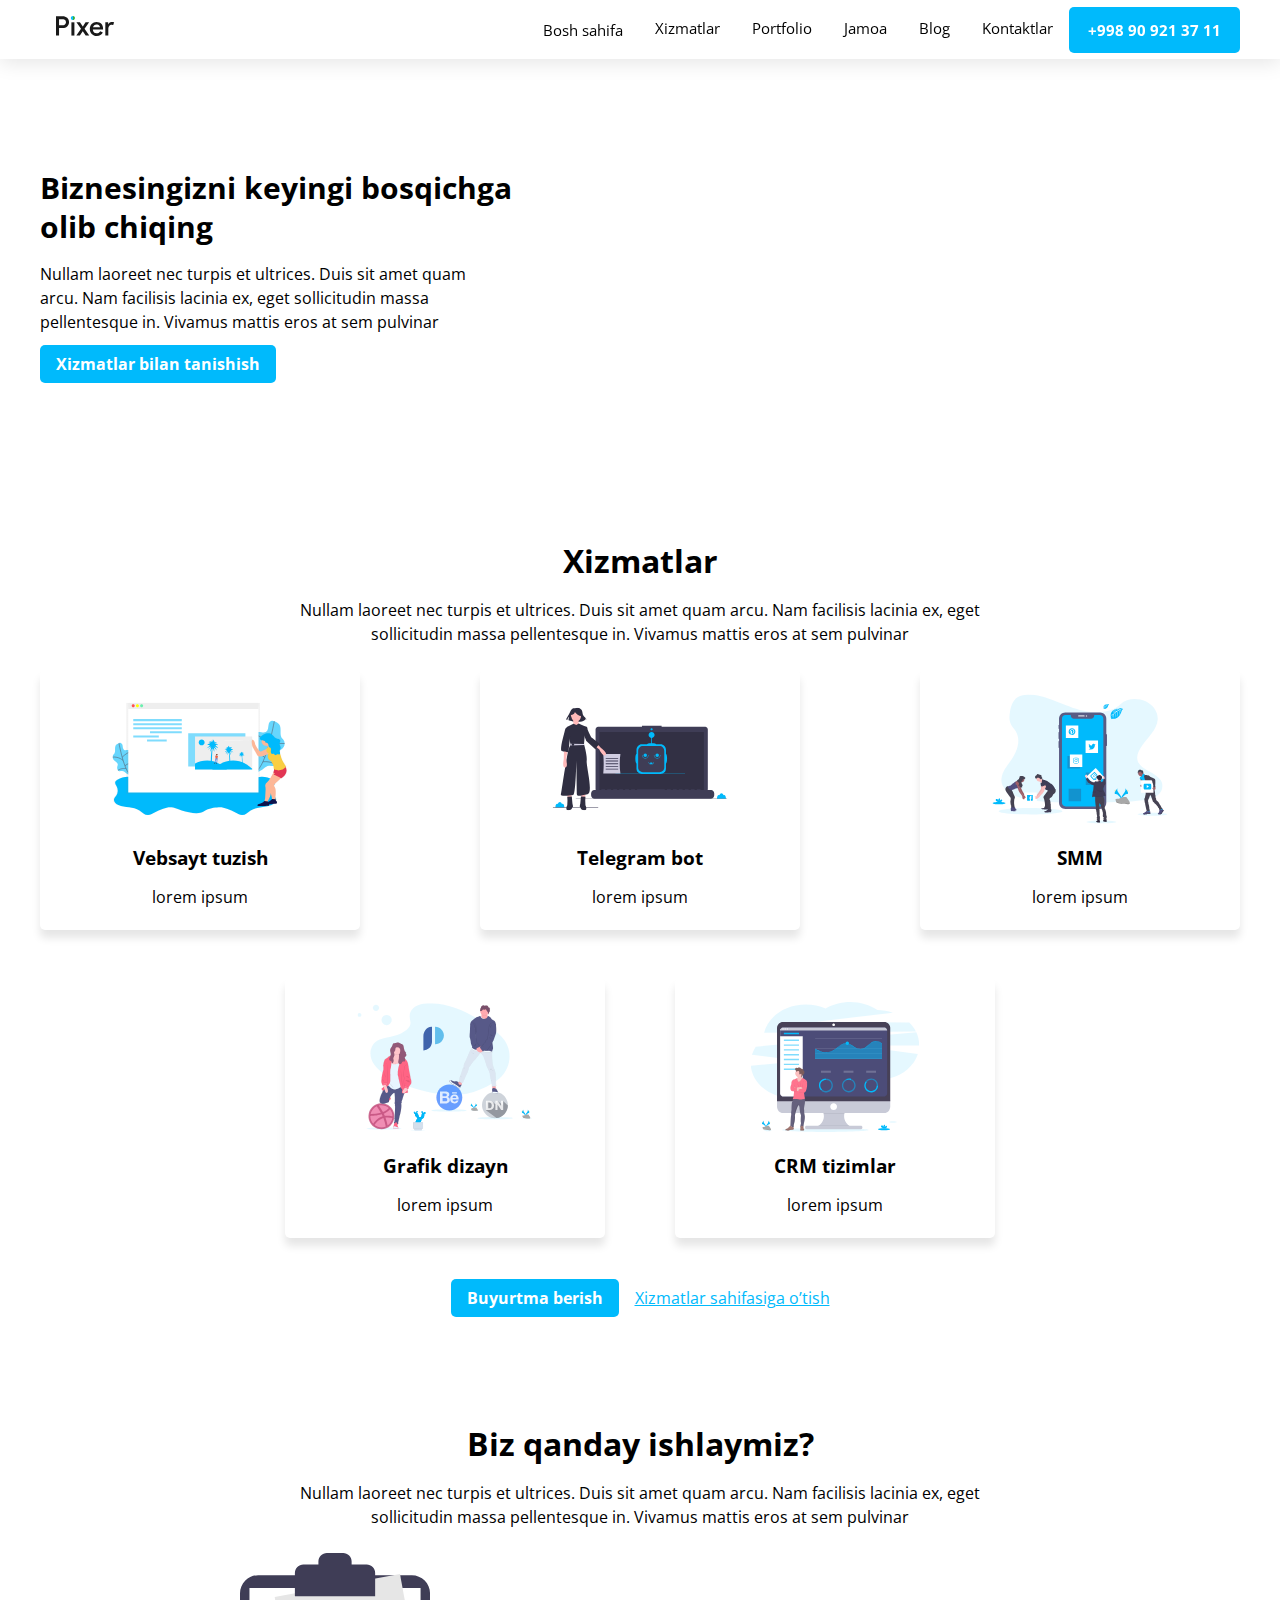
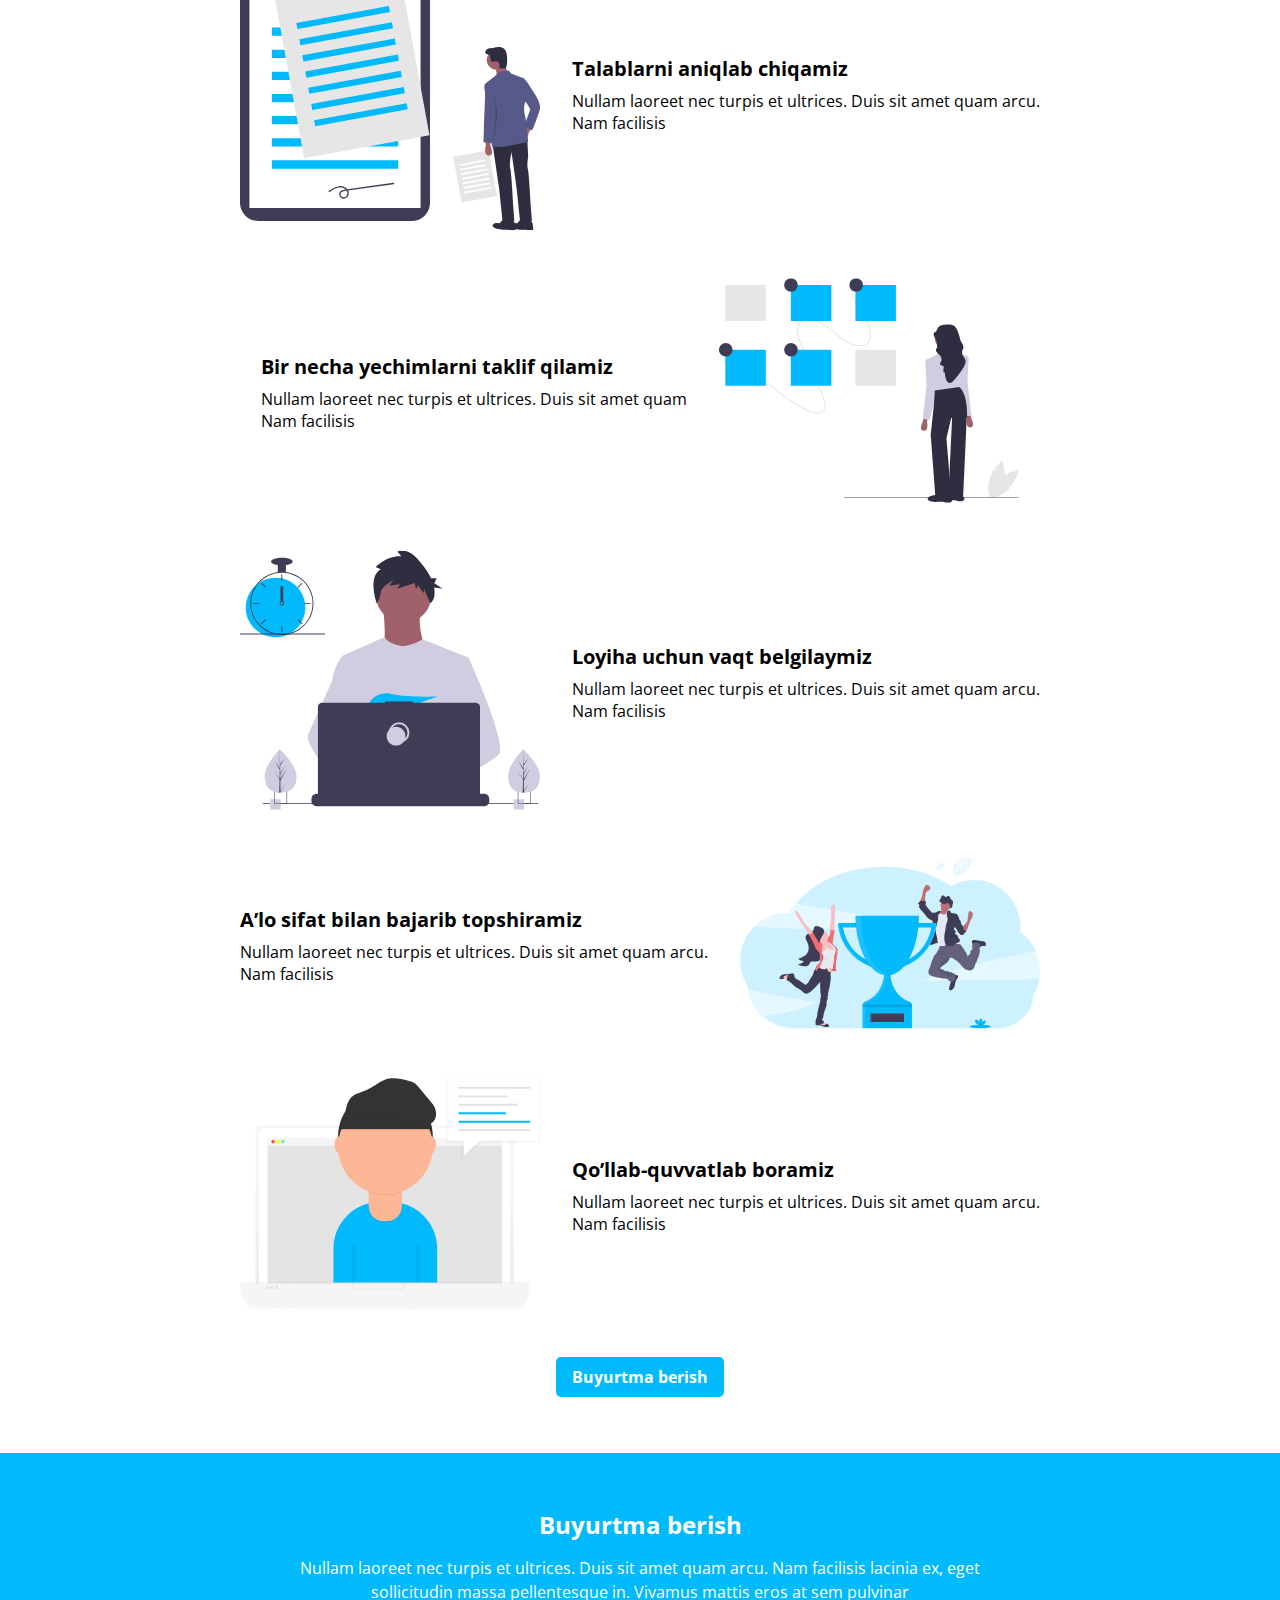
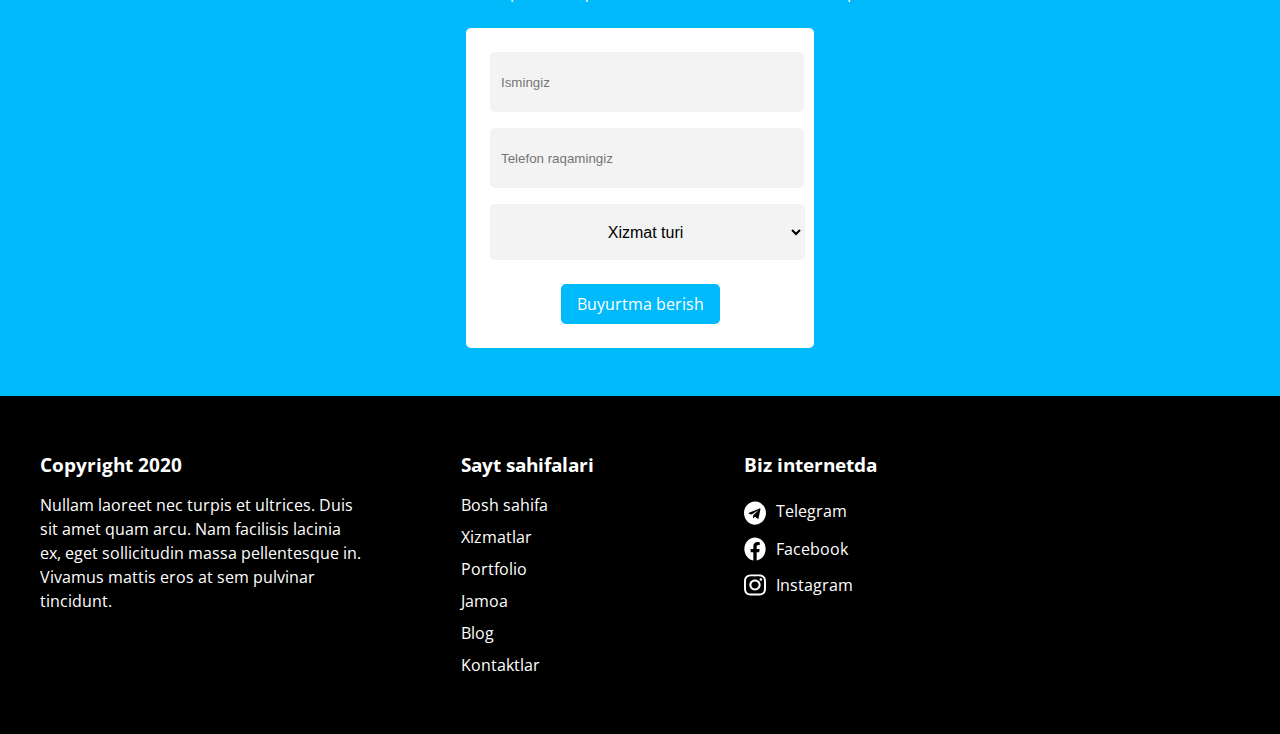
<file: index.html>
<!DOCTYPE html>
<html lang="en">

<head>
  <meta charset="UTF-8">
  <meta name="viewport" content="width=device-width, initial-scale=1.0">
  <title>menu</title>
  <link href="https://fonts.googleapis.com/css2?family=Open+Sans:wght@400;700&display=swap" rel="stylesheet">
  <link rel="stylesheet" href="./style/min.css">
</head>

<body>
  <header>
    <div class="header-inner contenier">
      <div class="header-left">
        <a href="/">
          <img src="./img/Слой 1.svg" alt="">
        </a>
      </div>
      <div class="header-right">

        <div class="droptawn-wrapper">
          <a href="#" class="header-links">
            Bosh sahifa
          </a>
          <div class="droptawn-menu">
            <a href="#" class="menu-drop">
              Vebsayt
            </a>
            <a href="#" class="menu-drop">
              Telegram bot
            </a>
            <a href="#" class="menu-drop">
              SMM
            </a>
            <a href="#" class="menu-drop">
              Grafik dizayn
            </a>
            <a href="#" class="menu-drop">
              CRM tizim
            </a>
          </div>

        </div>
        <a href="#" class="header-links">Xizmatlar</a>
        <a href="#" class="header-links">Portfolio</a>
        <a href="#" class="header-links">Jamoa</a>
        <a href="#" class="header-links">Blog</a>
        <a href="#" class="header-links">Kontaktlar</a>
        <a href="tel:+998 90 921 37 11" class="header-tel">
          +998 90 921 37 11
        </a>


      </div>
    </div>
  </header>
  <main class="contenier">
    <div class="section1">


      <div class="s1-left">
        <div class="left-text">
          <h1>
            Biznesingizni keyingi bosqichga <br>
            olib chiqing
          </h1>

          <p>
            Nullam laoreet nec turpis et ultrices. Duis sit amet quam arcu. Nam facilisis lacinia ex, eget sollicitudin
            massa pellentesque in. Vivamus mattis eros at sem pulvinar
          </p>
        </div>

        <div class="left-a-nav">
          <a href="#">
            Xizmatlar bilan tanishish
          </a>
        </div>


      </div>

      <div class="s1-right">
        <iframe width="458" height="258" src="https://www.youtube.com/embed/Fa38TQ1bJQ8" frameborder="0"
          allow="accelerometer; autoplay; clipboard-write; encrypted-media; gyroscope; picture-in-picture"
          allowfullscreen>
        </iframe>

      </div>
    </div>
    <div class="section2">
      <div class="s2-title">
        <h1>
          Xizmatlar
        </h1>
        <p>
          Nullam laoreet nec turpis et ultrices. Duis sit amet quam arcu. Nam facilisis lacinia ex, eget <br>
          sollicitudin massa pellentesque in. Vivamus mattis eros at sem pulvinar
        </p>
      </div>





      <div class="s2-karopka3-big">

        <div class="s2-karopka3">
          <div class="s2-img">
            <a href="#">
              <img src="./img/vebsayt-tuzish.svg" alt="" width="176.85" height="130">
            </a>
          </div>
          <div class="s2-big-tex">
            <div class="s2-text-h">
              <h3>Vebsayt tuzish</h3>
            </div>
            <div class="s2-text-p">
              <p>lorem ipsum</p>
            </div>
          </div>
        </div>


        <div class="s2-karopka3">
          <div class="s2-img">
            <a href="#">
              <img src="./img/telegram-bot.svg" alt="" width="176.85" height="130">
            </a>
          </div>
          <div class="s2-big-tex">
            <div class="s2-text-h">
              <h3>Telegram bot</h3>
            </div>
            <div class="s2-text-p">
              <p>lorem ipsum</p>
            </div>
          </div>
        </div>


        <div class="s2-karopka3">
          <div class="s2-img">
            <a href="#">
              <img src="./img/smm.svg" alt="" width="176.85" height="130">
            </a>
          </div>
          <div class="s2-big-tex">
            <div class="s2-text-h">
              <h3>SMM</h3>
            </div>
            <div class="s2-text-p">
              <p>lorem ipsum</p>
            </div>
          </div>
        </div>

      </div>

      <div class="s2-karopka2-big">


        <div class="s2-karopka3 marg">

          <div class="s2-img">
            <a href="#">
              <img src="./img/grafik-dizayin.svg" alt="" width="176.85" height="130">
            </a>
          </div>

          <div class="s2-big-tex">
            <div class="s2-text-h">
              <h3>Grafik dizayn</h3>
            </div>
            <div class="s2-text-p">
              <p>lorem ipsum</p>
            </div>
          </div>

        </div>

        <div class="s2-karopka3 ">

          <div class="s2-img">
            <a href="#">
              <img src="./img/crm-tizimlar.svg" alt="" width="176.85" height="130">
            </a>
          </div>

          <div class="s2-big-tex">
            <div class="s2-text-h">
              <h3>CRM tizimlar</h3>
            </div>
            <div class="s2-text-p">
              <p>lorem ipsum</p>
            </div>
          </div>

        </div>

      </div>


      <div class="buyurtma-big">
        <div class="left-a-nav">
          <a href="#">
            Buyurtma berish
          </a>
        </div>

        <div class="xizmat">
          <a href="#">
            Xizmatlar sahifasiga o’tish
          </a>
        </div>
      </div>








    </div>
    <div class="s2-title">
      <h1>
        Biz qanday ishlaymiz?
      </h1>
      <p>
        Nullam laoreet nec turpis et ultrices. Duis sit amet quam arcu. Nam facilisis lacinia ex, eget <br>
        sollicitudin massa pellentesque in. Vivamus mattis eros at sem pulvinar
      </p>
    </div>

    <div class="section3">
      <div class="s2-step">
        <div class="step-left">
          <img src="./img/talabalar.svg" alt="">
        </div>

        <div class="step-right">
          <h4>Talablarni aniqlab chiqamiz</h4>
          <p>Nullam laoreet nec turpis et ultrices. Duis sit amet quam arcu. <br> Nam facilisis</p>
        </div>
      </div>

      <div class="s2-step">
        <div class="step-left">
          <img src="./img/yechimlar.svg" alt="">
        </div>

        <div class="step-right">
          <h4>Bir necha yechimlarni taklif qilamiz</h4>
          <p>Nullam laoreet nec turpis et ultrices. Duis sit amet quam <br> Nam facilisis</p>
        </div>
      </div>


      <div class="s2-step">
        <div class="step-left">
          <img src="./img/loyihalar.svg" alt="">
        </div>

        <div class="step-right">
          <h4>Loyiha uchun vaqt belgilaymiz</h4>
          <p>Nullam laoreet nec turpis et ultrices. Duis sit amet quam arcu. <br> Nam facilisis</p>
        </div>
      </div>


      <div class="s2-step">
        <div class="step-left">
          <img src="./img/alo-siftar.svg" alt="">
        </div>

        <div class="step-right">
          <h4> A’lo sifat bilan bajarib topshiramiz</h4>
          <p>Nullam laoreet nec turpis et ultrices. Duis sit amet quam arcu. <br> Nam facilisis</p>
        </div>
      </div>


      <div class="s2-step">
        <div class="step-left">
          <img src="./img/respect.svg" alt="">
        </div>

        <div class="step-right">
          <h4>Qo’llab-quvvatlab boramiz</h4>
          <p>Nullam laoreet nec turpis et ultrices. Duis sit amet quam arcu. <br> Nam facilisis</p>
        </div>
      </div>













    </div>

    <div class="buyurtma-center">

      <a href="#" type="submit" class="collor">
        Buyurtma berish
      </a>

    </div>


    </div>


  </main>



  <footer>
    <div class="footer-top">

      <div class="fototer-top-inner contenier">

        <div class="f-inner-text">
          <h2>
            Buyurtma berish
          </h2>

          <p>
            Nullam laoreet nec turpis et ultrices. Duis sit amet quam arcu. Nam facilisis lacinia ex, eget <br>
            sollicitudin massa pellentesque in. Vivamus mattis eros at sem pulvinar
          </p>
        </div>

        <div class="f-t-forim">
          <form action="./index.html">

            <input placeholder="Ismingiz" type="fname" class="forim-style">

            <input placeholder="Telefon raqamingiz" type="number" class="forim-style">



            <select name="Xizmat turi" id="Xizmat turi">

              <option class="xizmat-turi" value="Xizmat turi">Xizmat turi</option>

              <option value="SMM">
                SMM
              </option>

              <option value="Grafik dizayn">
                Grafik dizayn
              </option>

              <option value="Web dasturlash">
                Web dasturlash
              </option>
              <option value="CRM tizimi">
                CRM tizimi
              </option>
              <option value="Telegram bot">
                Telegram bot
              </option>
            </select>
          </form>

          <div class="nav-buton">
            <a href="./buyurtma.html" target="_blank">
              Buyurtma berish
            </a>
          </div>
        </div>

      </div>
    </div>

    <div class="footer-bottom">
      <div class="f-bottom-inner contenier">

        <div class="f-b-s1">
          <h3 class="s-b-h3-1">
            Copyright 2020
          </h3>

          <p>
            Nullam laoreet nec turpis et ultrices. Duis <br> sit amet quam arcu. Nam facilisis lacinia <br> ex, eget
            sollicitudin massa pellentesque in. <br> Vivamus mattis eros at sem pulvinar <br> tincidunt.
          </p>

        </div>

        <div class="f-b-b-r">
          <div class="f-b-s2">
            <ul class="nav-foter-bottom">
              <h3 class="s-b-h3">Sayt sahifalari</h3>

              <li>
                <a href="#" class="f-b-nav">Bosh sahifa</a>
              </li>
              <li>
                <a href="#" class="f-b-nav">Xizmatlar</a>
              </li>
              <li>
                <a href="#" class="f-b-nav">Portfolio</a>
              </li>
              <li>
                <a href="#" class="f-b-nav">Jamoa</a>
              </li>
              <li>
                <a href="#" class="f-b-nav"> Blog </a>
              </li>
              <li>
                <a href="#" class="f-b-nav">Kontaktlar</a>
              </li>
            </ul>
          </div>

          <div class="f-b-s3">
            <ul class="nav-foter-bottom">
              <h3 class="s-b-h3">Biz internetda</h3>
              <li class="befor-1">
                <a href="#" class="f-b-nav">Telegram </a>
              </li>
              <li class="befor-2">
                <a href="#" class="f-b-nav">Facebook</a>
              </li>
              <li class="befor-3" >
                <a href="#" class="f-b-nav">Instagram</a>
              </li>
            </ul>
          </div>
        </div>


      </div>
    </div>




  </footer>



</body>

</html>
</file>
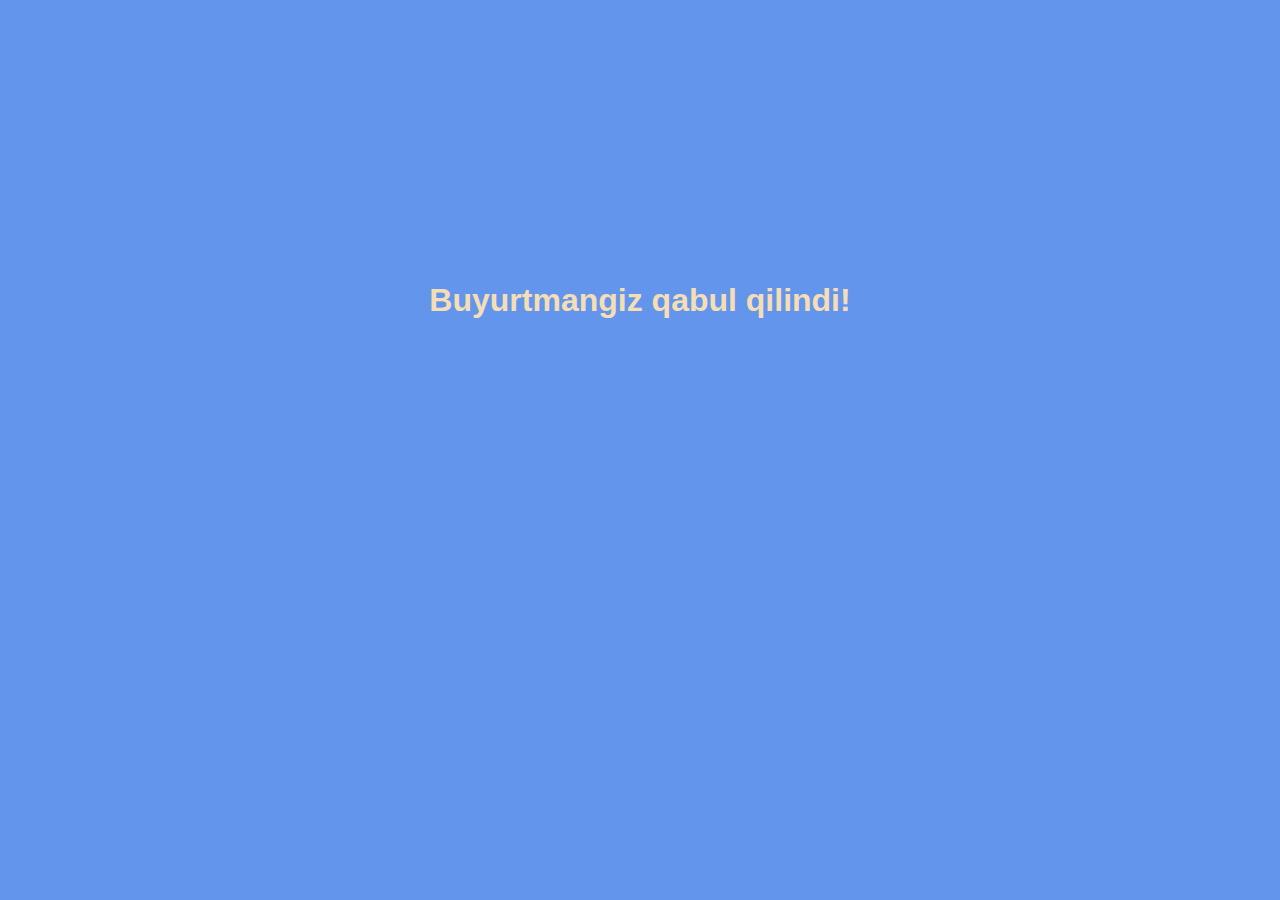
<file: buyurtma.html>
<!DOCTYPE html>
<html lang="en">
<head>
  <meta charset="UTF-8">
  <meta name="viewport" content="width=device-width, initial-scale=1.0">
  <title>buyurtma</title>
  <link rel="stylesheet" href="./style/buyurtma.css">
</head>
<body>
    <div class="buturma">
      <h1>
        Buyurtmangiz qabul qilindi!
      </h1>
    </div>
</body>
</html>
</file>
<file: style/min.css>
body {
  margin: 0;
  padding: 0;
  font-family: 'Open Sans',
    sans-serif;
}

h1,
h2,
h3,
h4,
h5,
h6,
p {
  margin: 0;
  padding: 0;

}

a {
  text-decoration: none;
}

ul {
  list-style: none;
  padding: 0;
  margin: 0;
}

.contenier {
  width: 1200px;
  margin-left: auto;
  margin-right: auto;
}



header {
  background: #FFFFFF;
  box-shadow: 0px 4px 20px rgba(0, 0, 0, 0.1);
  position: fixed;
  width: 100%;
  top: 0;
}


.header-inner {
  display: flex;
  justify-content: space-between;
}

.header-inner .header-left {
  padding: 16px;
}

.header-inner .header-left:hover {
  opacity: 0.8;
}

.header-inner .header-left:active {
  opacity: 0.4;
}


.header-right {
  display: flex;
  align-items: center;
}


.header-links {
  padding: 16px;
  align-items: center;

  font-family: Open Sans;
  font-style: normal;
  font-weight: normal;
  font-size: 15px;
  line-height: 24px;
  color: #000000;
  border-bottom: 3px solid transparent;
}

.header-links:hover {
  border-bottom: 3px solid #191919;
  transition: all ease 0.5s;
}




.header-links:active {
  background: rgba(25, 25, 25, 0.7);
  font-style: normal;
  font-weight: normal;
  font-size: 15px;
  line-height: 24px;
  color: #FFFFFF;
  border-bottom: 3px solid transparent;
}





.header-tel {
  font-style: normal;
  font-weight: bold;
  font-size: 15px;
  line-height: 24px;
  color: #FFFFFF;
  padding: 8px 16px;
  background: #00BAFC;
  border-radius: 5px;
  border: 3px solid transparent;
}



.header-tel:hover {
  background: #FFFFFF;
  border: 3px solid #00BAFC;
  box-sizing: border-box;
  border-radius: 5px;
  color: #00BAFC;
  transition: all ease 0.3s;


  font-style: normal;
  font-weight: normal;
  font-size: 15px;
  line-height: 24px;
}






.header-tel:active {
  background: rgba(0, 186, 252, 0.6);
  border-radius: 5px;
  color: #FFFFFF;
  border: 3px solid transparent;
}

.droptawn-wrapper:hover .droptawn-menu {
  display: block;
  transition: all ease 0.9s;

}



.droptawn-menu {
  background: #FFFFFF;
  box-shadow: 0px 4px 24px rgba(0, 0, 0, 0.1);
  border-radius: 5px;
  position: absolute;
  display: none;
  margin-top: 18px;
  right: auto;
  left: auto;

}


.menu-drop {
  display: block;
  color: #000000;
  font-style: normal;
  font-weight: normal;
  font-size: 16px;
  line-height: 24px;
  padding: 8px 16px;

}

.droptawn-menu .menu-drop:hover {
  background: #00BAFC;
  color: #FFFFFF;

}

.droptawn-menu .menu-drop:active {
  background: #00BAFC;
  opacity: 0.6;

}


.section1 {
  display: flex;
  justify-content: space-between;
  align-items: center;
  margin-top: 140px;
  margin-bottom: 136px;
}


.section1 h1 {
  font-style: normal;
  font-weight: bold;
  font-size: 30px;
  line-height: 130%;
  color: #000000;
  margin-bottom: 16px;
}


.section1 p {
  font-family: Open Sans;
  font-style: normal;
  font-weight: normal;
  font-size: 16px;
  line-height: 24px;
  color: #000000;
  margin-bottom: 16px;
  width: 465px;
  height: 74px;
}



.left-a-nav a {
  font-style: normal;
  font-weight: bold;
  font-size: 16px;
  line-height: 24px;
  color: #FFFFFF;
  padding: 8px 16px;
  background: #00BAFC;
  border-radius: 5px;
}

.left-a-nav a:hover {
  background: rgba(0, 186, 252, 0.8);
  border-radius: 5px;
  font-style: normal;
  font-weight: bold;
  font-size: 16px;
  line-height: 24px;
  color: #FFFFFF;
}

.left-a-nav a:active {
  background: rgba(0, 186, 252, 0.6);
  border-radius: 5px;
}



.s2-karopka3-big {
  display: flex;
  justify-content: space-between;
}




.s2-karopka3 {
  background: #FFFFFF;
  box-shadow: 0px 8px 8px rgba(0, 0, 0, 0.1);
  border-radius: 5px;
  width: 320px;
  height: 260px;
  margin-bottom: 48px;
}


.s2-karopka3:hover {
  background: #FFFFFF;
  box-shadow: 0px 12px 21px rgba(0, 0, 0, 0.1);
  border-radius: 5px;
}


.s2-karopka3:active {
  background: #FFFFFF;
  box-shadow: 0px 4px 4px rgba(0, 0, 0, 0.2);
  border-radius: 5px;
}


.s2-img {
  display: flex;
  align-items: center;
  justify-content: center;
  padding-top: 24px;
  margin-bottom: 16px;
}






.s2-text-h h3 {
  text-align: center;
  margin-bottom: 16px;
}


.s2-text-p p {
  text-align: center;
}










.s2-title {
  text-align: center;
}

.s2-title h1 {
  margin-bottom: 16px;
}

.s2-title p {
  font-style: normal;
  font-weight: normal;
  font-size: 16px;
  line-height: 24px;
  color: #000000;
  margin-bottom: 24px;

}


.s2-karopka2-big {
  display: flex;
  justify-content: center;

}

.marg {
  margin-right: 70px;
}

.buyurtma-big {
  display: flex;
  align-items: center;
  justify-content: center;
  margin-bottom: 112px;
}

.buyurtma a {
  font-style: normal;
  font-weight: bold;
  font-size: 16px;
  line-height: 24px;
  color: #FFFFFF;
  padding: 8px 16px;
  background: #00BAFC;
  border-radius: 5px;
}

.left-a-nav {
  margin-right: 16px;
}

.xizmat a {
  font-style: normal;
  font-weight: normal;
  font-size: 16px;
  line-height: 24px;
  text-align: center;
  text-decoration-line: underline;
  color: #00BAFC;
}



.s2-title {
  text-align: center;
}



.section3 .s2-title {
  margin-bottom: 24px;
}

.s2-step {
  display: flex;
  align-items: center;
  justify-content: center;

  margin-bottom: 42px;
}

.s2-step:nth-child(even) {
  flex-direction: row-reverse;
}


.s2-step:nth-child(even) .step-right {
  margin-right: 32px;
}



.step-right h4 {
  font-style: normal;
  font-weight: bold;
  font-size: 20px;
  line-height: 130%;
  color: #000000;
  margin-bottom: 8px;
}

.section3 .s2-step:nth-child(2n+1) .step-right {
  margin-left: 32px;
}


.buyurtma-center {
  align-items: center;
  display: flex;
  justify-content: center;
  margin-bottom: 56px;
}


.collor {
  padding: 8px 16px;
  font-style: normal;
  font-weight: bold;
  font-size: 16px;
  line-height: 24px;
  color: #FFFFFF;
  background: #00BAFC;
  border-radius: 5px;
  border: none;
}




.buyurtma-center a:active {
  background: rgba(0, 186, 252, 0.6);
  border-radius: 5px;
  opacity: 0.7;

}






.buyurtma-center a:hover {
  background: rgba(0, 186, 252, 0.8);
  border-radius: 5px;
  font-style: normal;
  font-weight: bold;
  font-size: 16px;
  line-height: 24px;
  color: #FFFFFF;
}


.footer-top {
  background: #00BAFC;
  height: 543px;
}




.f-inner-text h2 {
  text-align: center;
  margin-bottom: 16px;
  font-family: Open Sans;
  font-style: normal;
  font-weight: bold;
  font-size: 24px;
  line-height: 130%;
  color: #FFFFFF;
  padding-top: 56px;

}


.f-inner-text p {
  text-align: center;
  margin-bottom: 24px;
  font-style: normal;
  font-weight: normal;
  font-size: 16px;
  line-height: 150%;
  color: #FFFFFF;

}


.f-t-forim {
  background: #FFFFFF;
  border-radius: 5px;
  padding-bottom: 64px;
  width: 348px;
  height: 256px;
  margin-left: auto;
  margin-right: auto;
}








.f-t-forim input {
  background: #F3F3F3;
  border-radius: 5px;
  width: 300px;
  height: 56px;
  border: 1px solid transparent;
  margin-bottom: 16px;
  padding-left: 10px;
}

select {
  background: #F3F3F3;
  border-radius: 5px;
  width: 315px;
  height: 56px;
  border: 1px solid transparent;
  font-style: normal;
  font-weight: normal;
  font-size: 16px;
  line-height: 150%;
  text-align: center;
  color: #000000;
  padding-left: 8px;
}

option {
  color: #000000;
  border: 1px solid #f3f3f3;
  
}

form {
  padding: 24px;
}

.nav-buton {
  display: flex;
  justify-content: center;
 
}

.nav-buton a{
  background: #00BAFC;
  border-radius: 5px;
  padding: 8px 16px;
  font-style: normal;
  font-weight: normal;
  font-size: 16px;
  line-height: 24px;
  color: #FFFFFF;
}

.f-t-forim a:hover {
  background: rgba(0, 186, 252, 0.8);
  border-radius: 5px
} 

.f-t-forim a:active {
  background: rgba(0, 186, 252, 0.6);
  border-radius: 5px;
}



.f-bottom-inner{
  padding-top: 56px;
}


.footer-bottom{
  background: #000000;
  height: 338px;
}

.f-bottom-inner{
  display: flex;
 
  
}


.f-b-s1 p{
  font-style: normal;
  font-weight: normal;
  font-size: 16px;
  line-height: 150%;
  color: #FFFFFF;
}



.s-b-h3-1 {
  color: #FFFFFF;
  margin-bottom: 16px;
}

.s-b-h3{
  color: #FFFFFF;
  margin-bottom: 16px;
}


.f-b-b-r{
  margin-left: 100px;
  display: flex;
  
}


.f-b-s3{
  margin-left: 150px;
}

.f-b-nav{
  font-style: normal;
  font-weight: normal;
  font-size: 16px;
  line-height: 24px;
  color: #FFFFFF;
  margin-bottom: 8px;
  display: block;
}
.nav-foter-bottom a:hover{
  font-style: normal;
  font-weight: normal;
  font-size: 16px;
  line-height: 24px;
  color: #00BAFC;
}

.nav-foter-bottom a:active{
  opacity: 0.6;
}



.befor-1 a::before{
  content: url(../img/Vector-tg.svg);
  margin-right: 10px;
  align-items: flex-start;
  position: relative;
  top: 8px;
}

.befor-2 a::before {
  content: url(../img/Vecto-fc.svg);
  margin-right: 10px;
  align-items: flex-start;
  position: relative;
  top: 6px;
}

.befor-3 a::before {
  content: url(../img/Vector-ins.svg);
  margin-right: 10px;
  align-items: flex-start;
  position: relative;
  top: 5px;
}
</file>
<file: style/buyurtma.css>
body{
  margin: 0;
  padding: 0;
  font-family: sans-serif;
  background: cornflowerblue;
  width: 1200px;
  margin-left: auto;
  margin-right: auto;
  
}

h1,h2,h3,h4,h5,h6,p{
  margin: 0;
  padding: 0;
}




.buturma {
  display: flex;
  justify-content: center;
  align-items: center;
  height: 400px;
  width: 800px;
  margin-left: 200px;
  margin-top: 100px;
}
.buturma h1 {
  color: wheat;
  font-weight:bold ;
  text-align: center;
}


.buturma h1:hover {
 color: rgb(8, 31, 235);
 border: 3px solid black;
 background: blanchedalmond;
 border-radius: 6px;
 padding: 20px;
}
</file>
